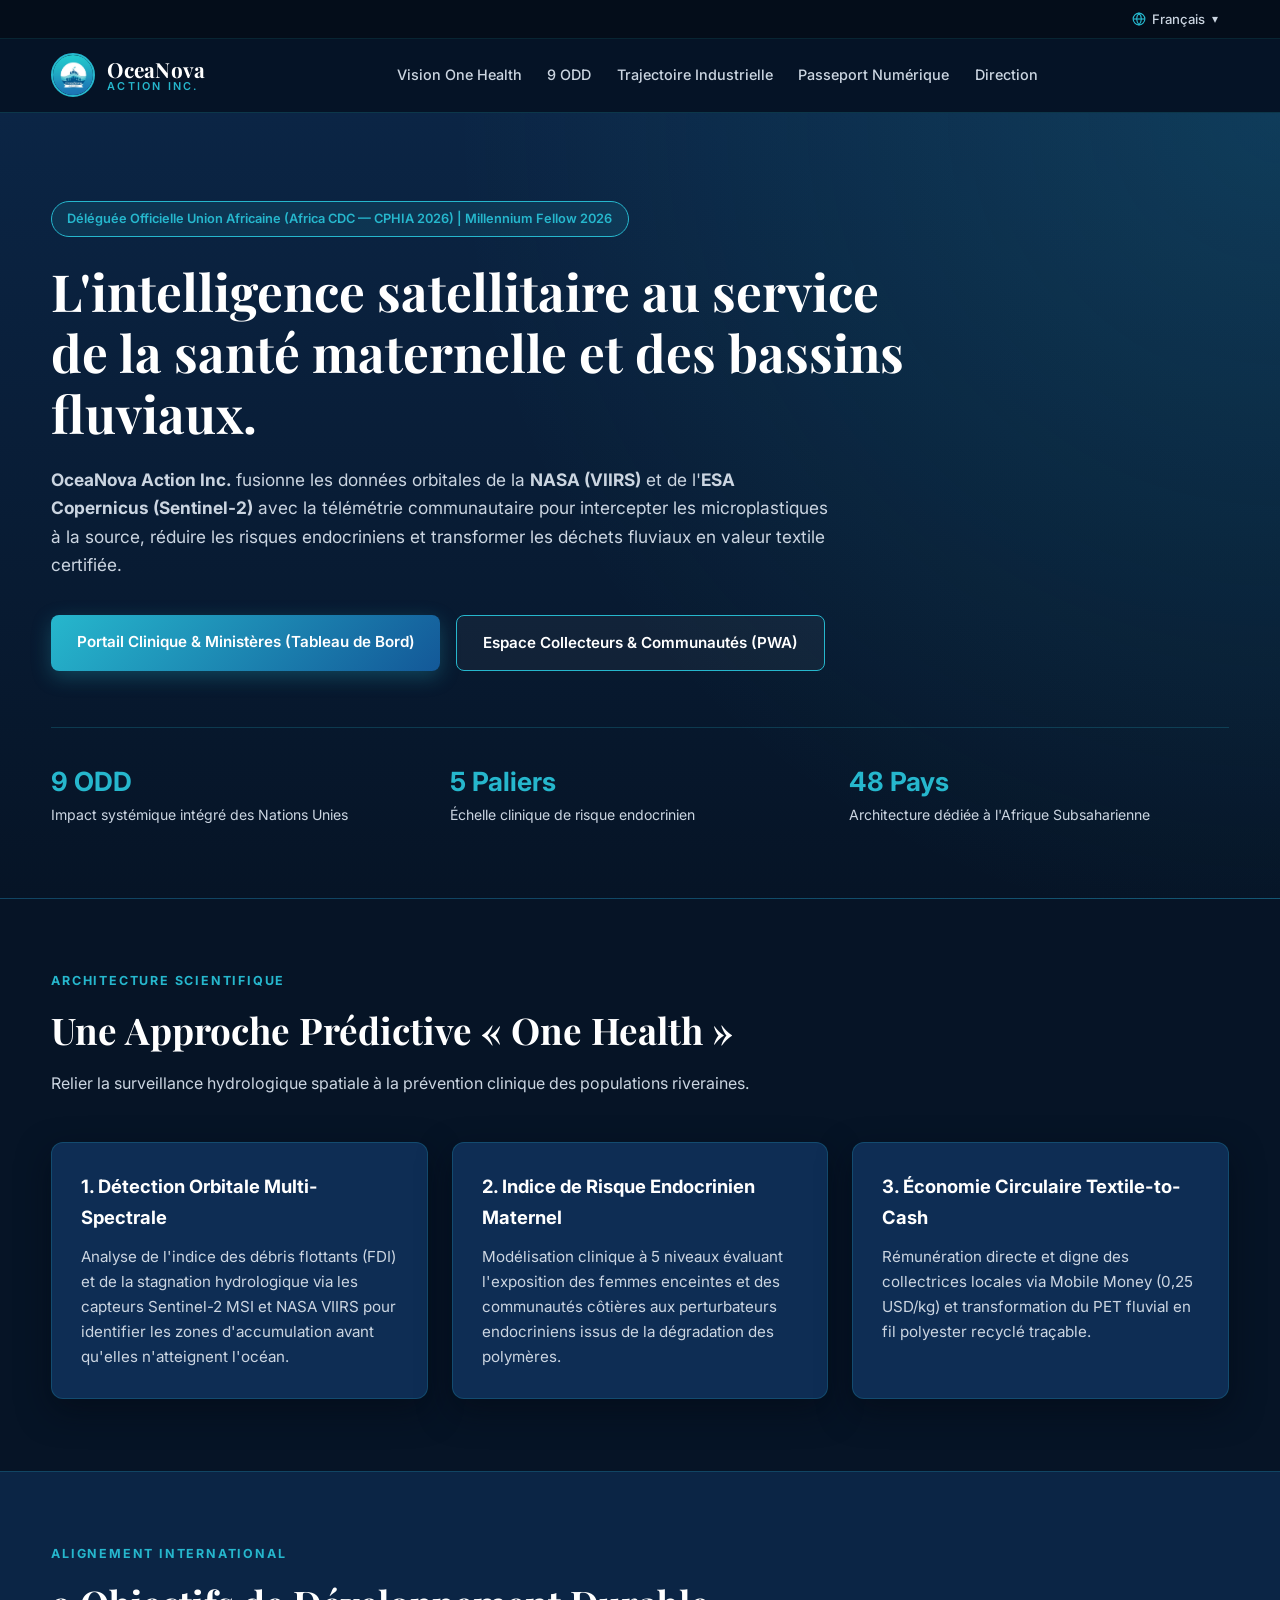
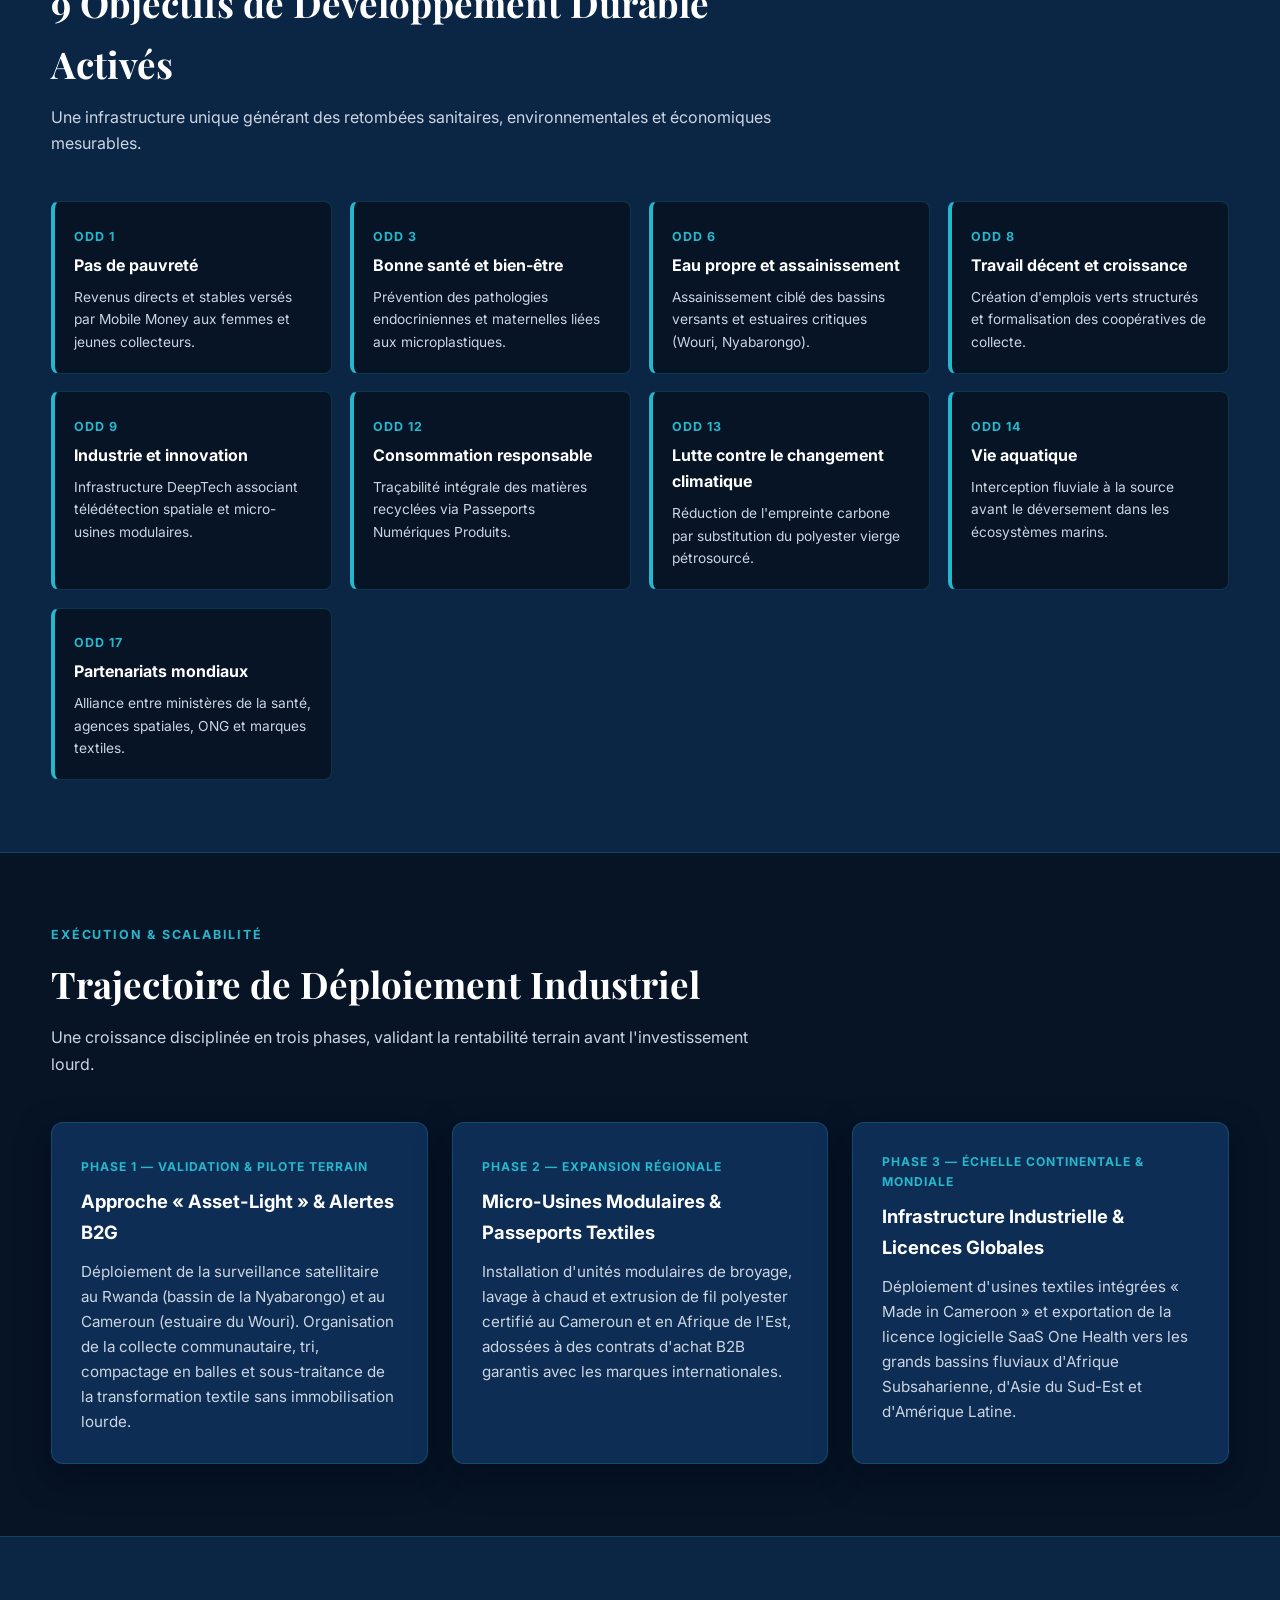
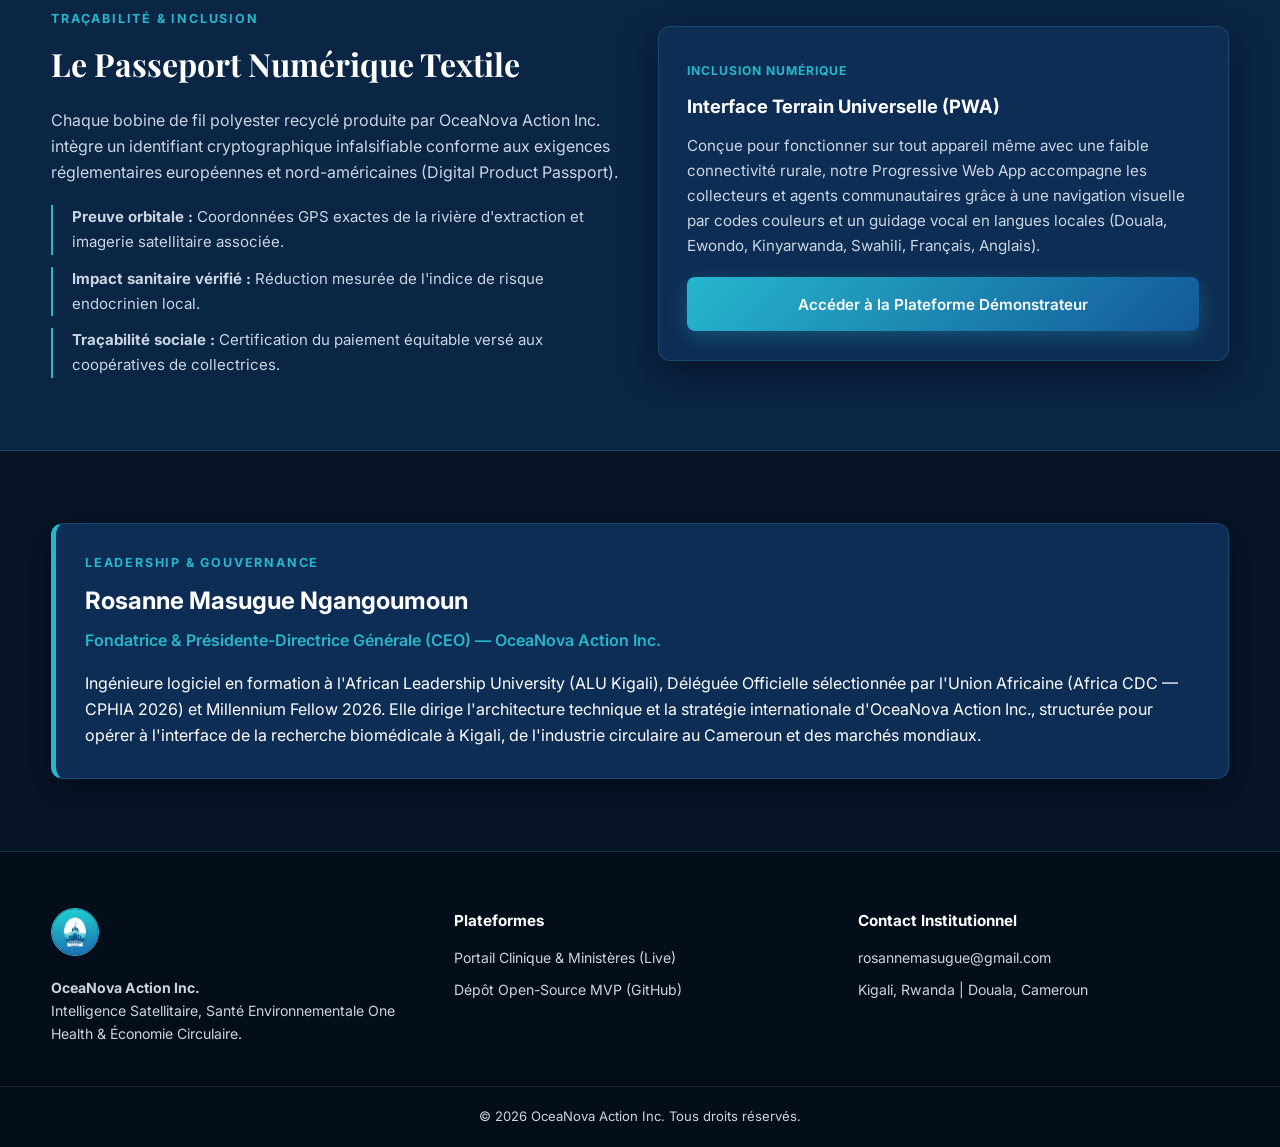
<file: index.html>
<!DOCTYPE html>
<html lang="fr">
<head>
  <meta charset="UTF-8" />
  <meta name="viewport" content="width=device-width, initial-scale=1.0" />
  <title>OceaNova Action Inc. | Intelligence Satellitaire & Santé Environnementale One Health</title>
  <meta name="description" content="OceaNova Action Inc. fusionne les données satellitaires NASA et ESA Copernicus avec la science citoyenne pour intercepter les microplastiques fluviaux à la source et protéger la santé maternelle." />
  <meta name="keywords" content="OceaNova Action, Rosanne Masugue Ngangoumoun, One Health, Microplastiques fluviaux, NASA VIIRS, ESA Sentinel-2, Passeport Numérique Textile, Cameroun, Rwanda" />
  <meta name="author" content="Rosanne Masugue Ngangoumoun" />
  <!-- Open Graph / Networks & Investors -->
  <meta property="og:title" content="OceaNova Action Inc. — Infrastructure DeepTech One Health" />
  <meta property="og:description" content="Prévention des risques endocriniens liés aux microplastiques fluviaux par imagerie satellitaire et économie circulaire Textile-to-Cash." />
  <meta property="og:image" content="https://rosannemasugueng-dhe.github.io/oceanova-action/logo.jpeg" />
  <meta property="og:type" content="website" />
  <!-- Institutional fonts -->
  <link rel="preconnect" href="https://fonts.googleapis.com" />
  <link rel="preconnect" href="https://fonts.gstatic.com" crossorigin />
  <link href="https://fonts.googleapis.com/css2?family=Inter:wght@300;400;500;600;700&family=Playfair+Display:wght@600;700&display=swap" rel="stylesheet" />
  <link rel="icon" type="image/jpeg" href="logo.jpeg" />
  <link rel="stylesheet" href="style.css" />
</head>
<body>
  <!-- Institutional Navigation Bar -->
  <div class="top-utility-bar">
    <div class="container utility-container">
      <div class="lang-dropdown" id="lang-dropdown">
        <button type="button" class="lang-trigger notranslate" id="lang-trigger" aria-expanded="false" aria-haspopup="listbox">
          <svg class="globe-icon" width="14" height="14" viewBox="0 0 24 24" fill="none" stroke="currentColor" stroke-width="2" aria-hidden="true">
            <circle cx="12" cy="12" r="10"></circle>
            <line x1="2" y1="12" x2="22" y2="12"></line>
            <path d="M12 2a15.3 15.3 0 0 1 4 10 15.3 15.3 0 0 1-4 10 15.3 15.3 0 0 1-4-10 15.3 15.3 0 0 1 4-10z"></path>
          </svg>
          <span id="current-lang-label">Français</span>
          <span class="chevron-icon" aria-hidden="true">▾</span>
        </button>

        <div class="lang-menu notranslate" id="lang-menu" role="listbox" hidden>
          <div class="lang-search-box">
            <input type="text" id="lang-search" placeholder="Rechercher une langue..." aria-label="Rechercher une langue" />
          </div>
          <ul class="lang-list" id="lang-list"></ul>
        </div>
      </div>
    </div>
  </div>
  <div id="google_translate_element" class="sr-only-translate"></div>
  
  <header class="navbar">
    <div class="container nav-container">
      <a href="#accueil" class="brand">
        <img src="logo.jpeg" alt="Logo officiel OceaNova Action Inc." class="brand-logo" />
        <div class="brand-text">
          <span class="brand-name">OceaNova</span>
          <span class="brand-sub">ACTION INC.</span>
        </div>
      </a>
      <nav class="nav-links" id="nav-links">
        <a href="#vision">Vision One Health</a>
        <a href="#odd">9 ODD</a>
        <a href="#trajectoire">Trajectoire Industrielle</a>
        <a href="#passeport">Passeport Numérique</a>
        <a href="#direction">Direction</a>
      </nav>
      <div class="nav-actions">
        <button class="menu-toggle" id="menu-toggle" aria-label="Ouvrir le menu">Menu</button>
      </div>
    </div>
  </header>

  <!-- Hero Section: The Digital Embassy -->
  <section id="accueil" class="hero">
    <div class="hero-glow"></div>
    <div class="container hero-content">
      <div class="badge-institutionnel">
        Déléguée Officielle Union Africaine (Africa CDC — CPHIA 2026) | Millennium Fellow 2026
      </div>
      <h1>L'intelligence satellitaire au service de la santé maternelle et des bassins fluviaux.</h1>
      <p class="hero-lead">
        <strong>OceaNova Action Inc.</strong> fusionne les données orbitales de la <strong>NASA (VIIRS)</strong> et de l'<strong>ESA Copernicus (Sentinel-2)</strong> avec la télémétrie communautaire pour intercepter les microplastiques à la source, réduire les risques endocriniens et transformer les déchets fluviaux en valeur textile certifiée.
      </p>
      <!-- The Two Strategic Gateways -->
      <div class="cta-group">
        <a href="https://oceanova-action-mvp.streamlit.app/" target="_blank" rel="noopener noreferrer" class="btn btn-primary">
          Portail Clinique &amp; Ministères (Tableau de Bord)
        </a>
        <a href="pwa.html" class="btn btn-secondary">
          Espace Collecteurs &amp; Communautés (PWA)
        </a>
      </div>
      <!-- Key Indicators -->
      <div class="hero-metrics">
        <div class="metric-item">
          <span class="metric-value">9 ODD</span>
          <span class="metric-label">Impact systémique intégré des Nations Unies</span>
        </div>
        <div class="metric-item">
          <span class="metric-value">5 Paliers</span>
          <span class="metric-label">Échelle clinique de risque endocrinien</span>
        </div>
        <div class="metric-item">
          <span class="metric-value">48 Pays</span>
          <span class="metric-label">Architecture dédiée à l'Afrique Subsaharienne</span>
        </div>
      </div>
    </div>
  </section>
  <!-- One Health Vision Section -->
  <section id="vision" class="section">
    <div class="container">
      <div class="section-header">
        <span class="section-kicker">Architecture Scientifique</span>
        <h2>Une Approche Prédictive « One Health »</h2>
        <p>Relier la surveillance hydrologique spatiale à la prévention clinique des populations riveraines.</p>
      </div>
      <div class="grid-3">
        <article class="card">
          <h3>1. Détection Orbitale Multi-Spectrale</h3>
          <p>Analyse de l'indice des débris flottants (FDI) et de la stagnation hydrologique via les capteurs Sentinel-2 MSI et NASA VIIRS pour identifier les zones d'accumulation avant qu'elles n'atteignent l'océan.</p>
        </article>
        <article class="card">
          <h3>2. Indice de Risque Endocrinien Maternel</h3>
          <p>Modélisation clinique à 5 niveaux évaluant l'exposition des femmes enceintes et des communautés côtières aux perturbateurs endocriniens issus de la dégradation des polymères.</p>
        </article>
        <article class="card">
          <h3>3. Économie Circulaire Textile-to-Cash</h3>
          <p>Rémunération directe et digne des collectrices locales via Mobile Money (0,25 USD/kg) et transformation du PET fluvial en fil polyester recyclé traçable.</p>
        </article>
      </div>
    </div>
  </section>
  <!-- Section 9 Sustainable Development Goals -->
  <section id="odd" class="section section-alt">
    <div class="container">
      <div class="section-header">
        <span class="section-kicker">Alignement International</span>
        <h2>9 Objectifs de Développement Durable Activés</h2>
        <p>Une infrastructure unique générant des retombées sanitaires, environnementales et économiques mesurables.</p>
      </div>
      <div class="sdg-grid">
        <div class="sdg-card"><span class="sdg-num">ODD 1</span><h4>Pas de pauvreté</h4><p>Revenus directs et stables versés par Mobile Money aux femmes et jeunes collecteurs.</p></div>
        <div class="sdg-card"><span class="sdg-num">ODD 3</span><h4>Bonne santé et bien-être</h4><p>Prévention des pathologies endocriniennes et maternelles liées aux microplastiques.</p></div>
        <div class="sdg-card"><span class="sdg-num">ODD 6</span><h4>Eau propre et assainissement</h4><p>Assainissement ciblé des bassins versants et estuaires critiques (Wouri, Nyabarongo).</p></div>
        <div class="sdg-card"><span class="sdg-num">ODD 8</span><h4>Travail décent et croissance</h4><p>Création d'emplois verts structurés et formalisation des coopératives de collecte.</p></div>
        <div class="sdg-card"><span class="sdg-num">ODD 9</span><h4>Industrie et innovation</h4><p>Infrastructure DeepTech associant télédétection spatiale et micro-usines modulaires.</p></div>
        <div class="sdg-card"><span class="sdg-num">ODD 12</span><h4>Consommation responsable</h4><p>Traçabilité intégrale des matières recyclées via Passeports Numériques Produits.</p></div>
        <div class="sdg-card"><span class="sdg-num">ODD 13</span><h4>Lutte contre le changement climatique</h4><p>Réduction de l'empreinte carbone par substitution du polyester vierge pétrosourcé.</p></div>
        <div class="sdg-card"><span class="sdg-num">ODD 14</span><h4>Vie aquatique</h4><p>Interception fluviale à la source avant le déversement dans les écosystèmes marins.</p></div>
        <div class="sdg-card"><span class="sdg-num">ODD 17</span><h4>Partenariats mondiaux</h4><p>Alliance entre ministères de la santé, agences spatiales, ONG et marques textiles.</p></div>
      </div>
    </div>
  </section>
  <!-- 3-Phase Industrial Deployment Trajectory Section -->
  <section id="trajectoire" class="section">
    <div class="container">
      <div class="section-header">
        <span class="section-kicker">Exécution &amp; Scalabilité</span>
        <h2>Trajectoire de Déploiement Industriel</h2>
        <p>Une croissance disciplinée en trois phases, validant la rentabilité terrain avant l'investissement lourd.</p>
      </div>
      <div class="roadmap-grid">
        <div class="roadmap-step">
          <div class="step-tag">Phase 1 — Validation &amp; Pilote Terrain</div>
          <h3>Approche « Asset-Light » &amp; Alertes B2G</h3>
          <p>Déploiement de la surveillance satellitaire au Rwanda (bassin de la Nyabarongo) et au Cameroun (estuaire du Wouri). Organisation de la collecte communautaire, tri, compactage en balles et sous-traitance de la transformation textile sans immobilisation lourde.</p>
        </div>
        <div class="roadmap-step">
          <div class="step-tag">Phase 2 — Expansion Régionale</div>
          <h3>Micro-Usines Modulaires &amp; Passeports Textiles</h3>
          <p>Installation d'unités modulaires de broyage, lavage à chaud et extrusion de fil polyester certifié au Cameroun et en Afrique de l'Est, adossées à des contrats d'achat B2B garantis avec les marques internationales.</p>
        </div>
        <div class="roadmap-step">
          <div class="step-tag">Phase 3 — Échelle Continentale &amp; Mondiale</div>
          <h3>Infrastructure Industrielle &amp; Licences Globales</h3>
          <p>Déploiement d'usines textiles intégrées « Made in Cameroon » et exportation de la licence logicielle SaaS One Health vers les grands bassins fluviaux d'Afrique Subsaharienne, d'Asie du Sud-Est et d'Amérique Latine.</p>
        </div>
      </div>
    </div>
  </section>
    <section id="passeport" class="section section-alt">
    <div class="container">
      <div class="split-layout">
        <div class="split-text">
          <span class="section-kicker">Traçabilité &amp; Inclusion</span>
          <h2>Le Passeport Numérique Textile</h2>
          <p>Chaque bobine de fil polyester recyclé produite par OceaNova Action Inc. intègre un identifiant cryptographique infalsifiable conforme aux exigences réglementaires européennes et nord-américaines (Digital Product Passport).</p>
          <ul class="clean-list">
            <li><strong>Preuve orbitale :</strong> Coordonnées GPS exactes de la rivière d'extraction et imagerie satellitaire associée.</li>
            <li><strong>Impact sanitaire vérifié :</strong> Réduction mesurée de l'indice de risque endocrinien local.</li>
            <li><strong>Traçabilité sociale :</strong> Certification du paiement équitable versé aux coopératives de collectrices.</li>
          </ul>
        </div>
        <div id="pwa-terrain" class="pwa-box">
          <span class="step-tag">Inclusion Numérique</span>
          <h3>Interface Terrain Universelle (PWA)</h3>
          <p>Conçue pour fonctionner sur tout appareil même avec une faible connectivité rurale, notre Progressive Web App accompagne les collecteurs et agents communautaires grâce à une navigation visuelle par codes couleurs et un guidage vocal en langues locales (Douala, Ewondo, Kinyarwanda, Swahili, Français, Anglais).</p>
          <a href="https://oceanova-action-mvp.streamlit.app/" target="_blank" rel="noopener noreferrer" class="btn btn-primary full-width">
            Accéder à la Plateforme Démonstrateur
          </a>
        </div>
      </div>
    </div>
  </section>
  <section id="direction" class="section">
    <div class="container">
      <div class="ceo-card">
        <div class="ceo-info">
          <span class="section-kicker">Leadership &amp; Gouvernance</span>
          <h2>Rosanne Masugue Ngangoumoun</h2>
          <p class="ceo-role">Fondatrice &amp; Présidente-Directrice Générale (CEO) — OceaNova Action Inc.</p>
          <p>Ingénieure logiciel en formation à l'African Leadership University (ALU Kigali), Déléguée Officielle sélectionnée par l'Union Africaine (Africa CDC — CPHIA 2026) et Millennium Fellow 2026. Elle dirige l'architecture technique et la stratégie internationale d'OceaNova Action Inc., structurée pour opérer à l'interface de la recherche biomédicale à Kigali, de l'industrie circulaire au Cameroun et des marchés mondiaux.</p>
        </div>
      </div>
    </div>
  </section>
  <footer class="footer">
    <div class="container footer-grid">
      <div class="footer-brand">
        <img src="logo.jpeg" alt="OceaNova Action Inc." class="footer-logo" />
        <p><strong>OceaNova Action Inc.</strong><br />Intelligence Satellitaire, Santé Environnementale One Health &amp; Économie Circulaire.</p>
      </div>
      <div class="footer-links">
        <h4>Plateformes</h4>
        <a href="portail.html">Portail Clinique &amp; Ministères (Live)</a>
        <a href="https://github.com/rosannemasugueng-dhe/oceanova-action.git" pwa.html>Dépôt Open-Source MVP (GitHub)</a>
      </div>
      <div class="footer-links">
        <h4>Contact Institutionnel</h4>
        <a href="mailto:rosannemasugue@gmail.com">rosannemasugue@gmail.com</a>
        <span>Kigali, Rwanda | Douala, Cameroun</span>
      </div>
    </div>
    <div class="footer-bottom">
      <div class="container">
        <p>&copy; 2026 OceaNova Action Inc. Tous droits réservés.</p>
      </div>
    </div>
  </footer>
  <script src="app.js"></script>
  <script src="https://translate.google.com/translate_a/element.js?cb=googleTranslateElementInit"></script>
</body>
</html>
</file>
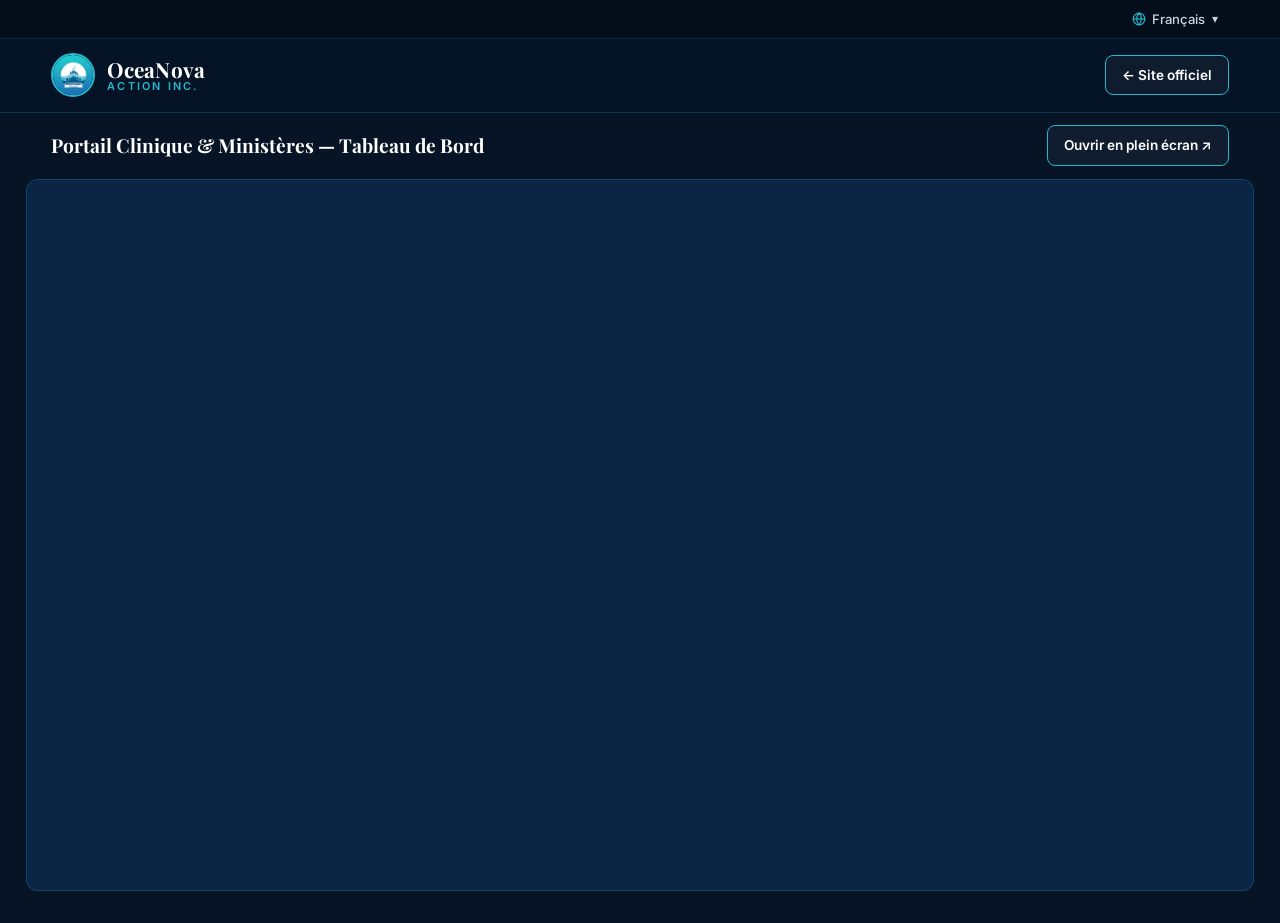
<file: portail.html>
<!DOCTYPE html>
<html lang="fr">
<head>
  <meta charset="UTF-8" />
  <meta name="viewport" content="width=device-width, initial-scale=1.0" />
  <title>Portail Clinique &amp; Ministères | OceaNova Action Inc.</title>
  <link rel="preconnect" href="https://fonts.googleapis.com" />
  <link rel="preconnect" href="https://fonts.gstatic.com" crossorigin />
  <link href="https://fonts.googleapis.com/css2?family=Inter:wght@300;400;500;600;700&family=Playfair+Display:wght@600;700&display=swap" rel="stylesheet" />
  <link rel="icon" type="image/jpeg" href="logo.jpeg" />
  <link rel="stylesheet" href="style.css" />
  <style>
    .portal-bar { display:flex; align-items:center; justify-content:space-between; gap:1rem; padding:0.8rem 0; flex-wrap:wrap; }
    .portal-bar h1 { font-family:'Playfair Display', serif; font-size:1.2rem; }
    .portal-actions { display:flex; gap:0.8rem; flex-wrap:wrap; }
    .portal-actions .btn { padding:0.5rem 1rem; font-size:0.85rem; }
    .portal-frame-wrap { width:96%; max-width:1400px; margin:0 auto 2rem; border:1px solid var(--border-subtle); border-radius:12px; overflow:hidden; background:var(--bg-surface); }
    #portal-frame { display:block; width:100%; height:calc(100vh - 190px); min-height:640px; border:0; }
  </style>
</head>
<body>
  <div class="top-utility-bar">
    <div class="container utility-container">
      <div class="lang-dropdown" id="lang-dropdown">
        <button type="button" class="lang-trigger notranslate" id="lang-trigger" aria-expanded="false" aria-haspopup="listbox">
          <svg class="globe-icon" width="14" height="14" viewBox="0 0 24 24" fill="none" stroke="currentColor" stroke-width="2" aria-hidden="true">
            <circle cx="12" cy="12" r="10"></circle>
            <line x1="2" y1="12" x2="22" y2="12"></line>
            <path d="M12 2a15.3 15.3 0 0 1 4 10 15.3 15.3 0 0 1-4 10 15.3 15.3 0 0 1-4-10 15.3 15.3 0 0 1 4-10z"></path>
          </svg>
          <span id="current-lang-label">Français</span>
          <span class="chevron-icon" aria-hidden="true">▾</span>
        </button>
        <div class="lang-menu notranslate" id="lang-menu" role="listbox" hidden>
          <div class="lang-search-box">
            <input type="text" id="lang-search" placeholder="Rechercher une langue..." aria-label="Rechercher une langue" />
          </div>
          <ul class="lang-list" id="lang-list"></ul>
        </div>
      </div>
    </div>
  </div>
  <div id="google_translate_element" class="sr-only-translate"></div>

  <header class="navbar">
    <div class="container nav-container">
      <a href="index.html" class="brand">
        <img src="logo.jpeg" alt="Logo officiel OceaNova Action Inc." class="brand-logo" />
        <div class="brand-text">
          <span class="brand-name">OceaNova</span>
          <span class="brand-sub">ACTION INC.</span>
        </div>
      </a>
      <div class="nav-actions">
        <a href="index.html" class="btn btn-secondary" style="padding:0.5rem 1rem;font-size:0.85rem;">← Site officiel</a>
      </div>
    </div>
  </header>

  <main>
    <div class="container portal-bar">
      <h1>Portail Clinique &amp; Ministères — Tableau de Bord</h1>
      <div class="portal-actions">
        <a id="open-direct" class="btn btn-secondary" href="https://oceanova-action-mvp.streamlit.app/" target="_blank" rel="noopener noreferrer">Ouvrir en plein écran ↗</a>
      </div>
    </div>
    <div class="portal-frame-wrap">
      <iframe id="portal-frame" title="Tableau de bord OceaNova Action" loading="lazy" allow="geolocation"></iframe>
    </div>
  </main>

  <script src="app.js"></script>
  <script src="https://translate.google.com/translate_a/element.js?cb=googleTranslateElementInit"></script>
  <script>
    const STREAMLIT_URL = 'https://oceanova-action-mvp.streamlit.app/';
    function currentLangCode() {
      const m = document.cookie.match(/googtrans=\/fr\/([^;]+)/);
      return m ? m[1] : 'fr';
    }
    document.addEventListener('DOMContentLoaded', () => {
      const code = encodeURIComponent(currentLangCode());
      document.getElementById('portal-frame').src = STREAMLIT_URL + '?embed=true&lang=' + code;
      document.getElementById('open-direct').href = STREAMLIT_URL + '?lang=' + code;
    });
  </script>
</body>
</html>
</file>
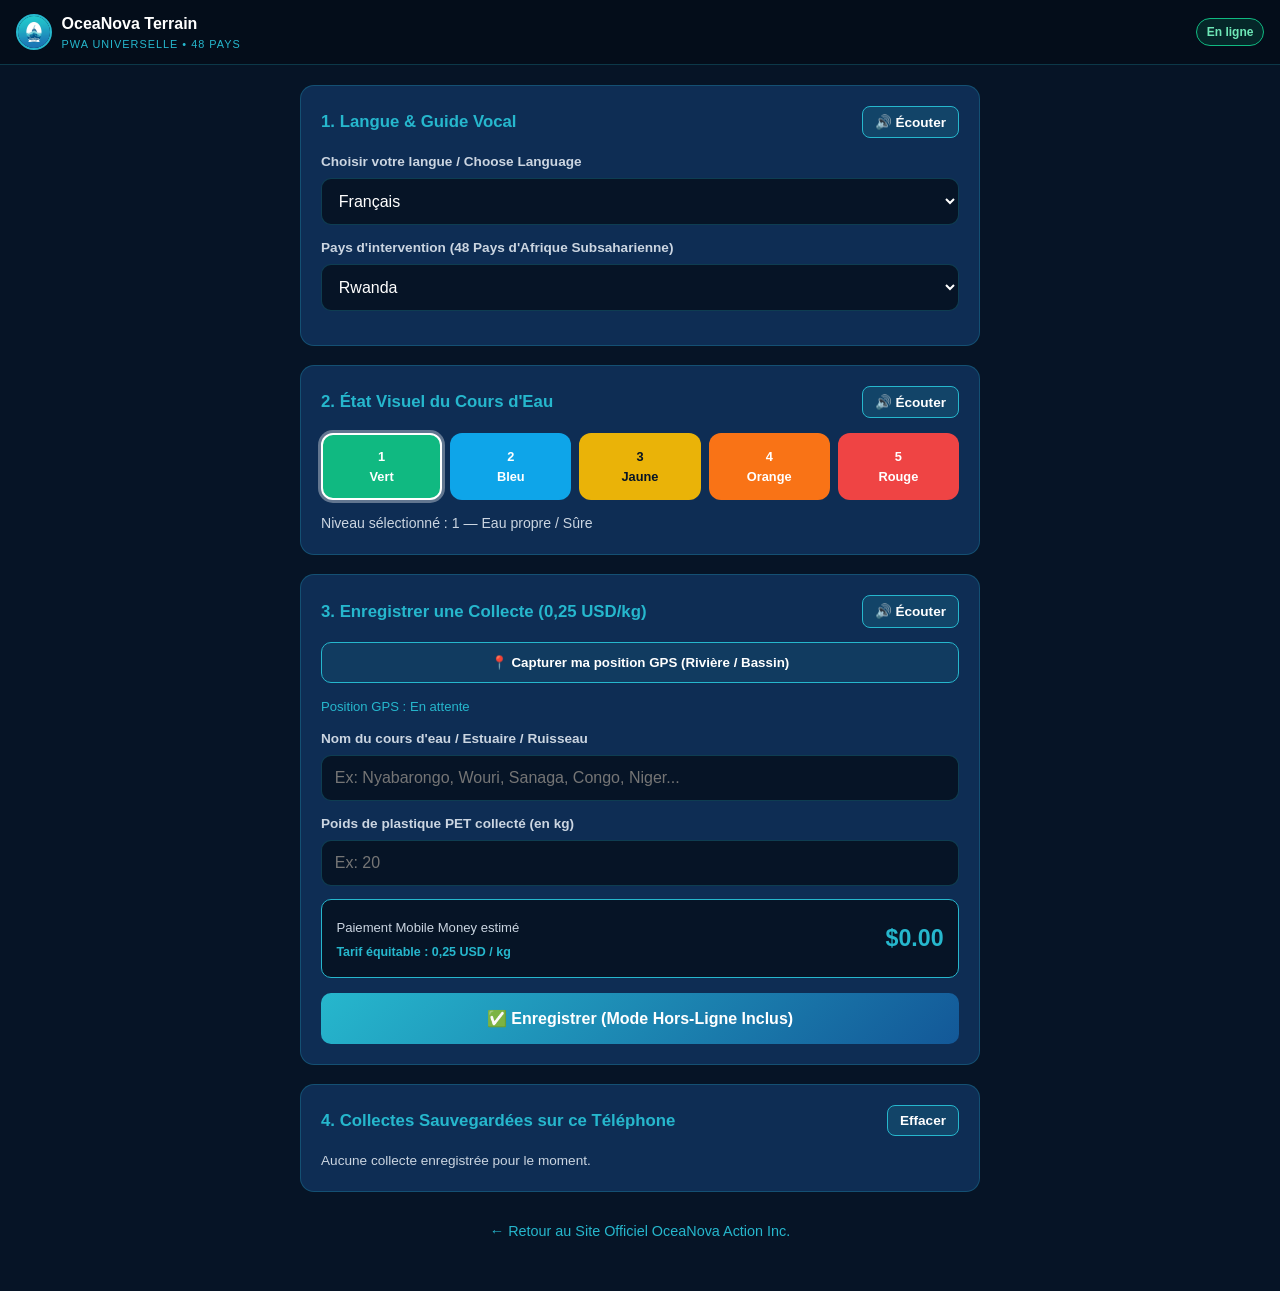
<file: pwa.html>
<!DOCTYPE html>
<html lang="fr">
<head>
  <meta charset="UTF-8" />
  <meta name="viewport" content="width=device-width, initial-scale=1.0" />
  <title>OceaNova Terrain | Application Universelle & Vocale (Afrique Subsaharienne)</title>
  <link rel="manifest" href="manifest.json" />
  <meta name="theme-color" content="#061426" />
  <link rel="icon" type="image/jpeg" href="logo.jpeg" />
  <style>
    :root {
      --bg-abyss: #061426;
      --bg-surface: #0b2545;
      --bg-card: #0e2d54;
      --accent-cyan: #26b7cd;
      --text-pure: #ffffff;
      --text-muted: #cbd5e1;
      --border-subtle: rgba(38, 183, 205, 0.25);
      --lvl-1: #10b981;
      --lvl-2: #0ea5e9;
      --lvl-3: #eab308;
      --lvl-4: #f97316;
      --lvl-5: #ef4444;
    }
    * { box-sizing: border-box; margin: 0; padding: 0; }
    body {
      font-family: -apple-system, BlinkMacSystemFont, 'Segoe UI', Roboto, sans-serif;
      background: var(--bg-abyss);
      color: var(--text-pure);
      line-height: 1.5;
      padding-bottom: 3rem;
    }
    .topbar {
      background: #040d1a;
      border-bottom: 1px solid var(--border-subtle);
      padding: 0.75rem 1rem;
      display: flex;
      align-items: center;
      justify-content: space-between;
      gap: 0.6rem;
      position: sticky;
      top: 0;
      z-index: 100;
    }
    .brand {
      display: flex;
      align-items: center;
      gap: 0.6rem;
      text-decoration: none;
      color: var(--text-pure);
    }
    .brand img {
      width: 36px;
      height: 36px;
      border-radius: 50%;
      border: 2px solid var(--accent-cyan);
    }
    .brand-title { font-weight: 700; font-size: 1rem; }
    .brand-sub { display: block; font-size: 0.68rem; color: var(--accent-cyan); letter-spacing: 1px; }
    .status-pill {
      font-size: 0.75rem;
      padding: 0.25rem 0.6rem;
      border-radius: 999px;
      background: rgba(16, 185, 129, 0.15);
      border: 1px solid #10b981;
      color: #6ee7b7;
      font-weight: 600;
    }
    .status-pill.offline {
      background: rgba(234, 179, 8, 0.15);
      border-color: #eab308;
      color: #fde047;
    }
    .container {
      width: 94%;
      max-width: 680px;
      margin: 1.2rem auto 0;
      display: flex;
      flex-direction: column;
      gap: 1.2rem;
    }
    .card {
      background: var(--bg-card);
      border: 1px solid var(--border-subtle);
      border-radius: 14px;
      padding: 1.25rem;
    }
    .card-header {
      display: flex;
      align-items: center;
      justify-content: space-between;
      gap: 0.5rem;
      margin-bottom: 0.9rem;
    }
    .card h2 {
      font-size: 1.05rem;
      color: var(--accent-cyan);
    }
    .audio-btn {
      background: rgba(38, 183, 205, 0.16);
      border: 1px solid var(--accent-cyan);
      color: var(--text-pure);
      border-radius: 8px;
      padding: 0.45rem 0.75rem;
      font-size: 0.85rem;
      font-weight: 600;
      cursor: pointer;
      display: inline-flex;
      align-items: center;
      gap: 0.35rem;
    }
    .audio-btn:active { transform: scale(0.97); }
    label {
      display: block;
      font-size: 0.85rem;
      color: var(--text-muted);
      margin-bottom: 0.35rem;
      font-weight: 600;
    }
    select, input {
      width: 100%;
      padding: 0.8rem;
      border-radius: 10px;
      border: 1px solid var(--border-subtle);
      background: var(--bg-abyss);
      color: var(--text-pure);
      font-size: 1rem;
      margin-bottom: 0.85rem;
    }
    .color-grid {
      display: grid;
      grid-template-columns: repeat(5, 1fr);
      gap: 0.5rem;
      margin-bottom: 0.8rem;
    }
    .color-btn {
      border: 2px solid transparent;
      border-radius: 12px;
      padding: 0.9rem 0.25rem;
      color: #fff;
      font-weight: 700;
      font-size: 0.8rem;
      text-align: center;
      cursor: pointer;
      display: flex;
      flex-direction: column;
      align-items: center;
      gap: 0.3rem;
    }
    .color-btn.selected {
      border-color: #ffffff;
      box-shadow: 0 0 0 3px rgba(255, 255, 255, 0.35);
    }
    .c1 { background: var(--lvl-1); }
    .c2 { background: var(--lvl-2); }
    .c3 { background: var(--lvl-3); color: #061426; }
    .c4 { background: var(--lvl-4); }
    .c5 { background: var(--lvl-5); }
    .payout-box {
      background: var(--bg-abyss);
      border: 1px solid var(--accent-cyan);
      border-radius: 10px;
      padding: 0.9rem;
      display: flex;
      justify-content: space-between;
      align-items: center;
      margin-bottom: 0.9rem;
    }
    .payout-amount {
      font-size: 1.45rem;
      font-weight: 800;
      color: var(--accent-cyan);
    }
    .btn-main {
      width: 100%;
      padding: 1rem;
      border: none;
      border-radius: 10px;
      background: linear-gradient(135deg, #26b7cd, #135898);
      color: #fff;
      font-size: 1rem;
      font-weight: 700;
      cursor: pointer;
    }
    .btn-gps {
      width: 100%;
      padding: 0.75rem;
      border-radius: 10px;
      border: 1px solid var(--accent-cyan);
      background: rgba(38, 183, 205, 0.1);
      color: var(--text-pure);
      font-weight: 600;
      cursor: pointer;
      margin-bottom: 0.85rem;
    }
    .log-item {
      background: var(--bg-abyss);
      border-left: 4px solid var(--accent-cyan);
      padding: 0.75rem;
      border-radius: 8px;
      margin-top: 0.6rem;
      font-size: 0.85rem;
    }
    .back-link {
      text-align: center;
      margin-top: 0.5rem;
    }
    .back-link a {
      color: var(--accent-cyan);
      text-decoration: none;
      font-size: 0.9rem;
    }
    body { 
      top: 0 !important; 
    }
    iframe.skiptranslate, .goog-te-banner-frame { 
      display: none !important; 
    }
  </style>
</head>
<body>
  <div id="google_translate_element" style="position:absolute;left:-9999px;top:0;width:1px;height:1px;overflow:hidden;"></div>
  <header class="topbar">
    <a href="index.html" class="brand">
      <img src="logo.jpeg" alt="OceaNova Action" />
      <div>
        <span class="brand-title">OceaNova Terrain</span>
        <span class="brand-sub">PWA UNIVERSELLE • 48 PAYS</span>
      </div>
    </a>
    <span id="net-status" class="status-pill">En ligne</span>
  </header>

  <main class="container">
    <!-- 1. Langue & Guide Vocal -->
    <section class="card">
      <div class="card-header">
        <h2 id="t-lang-title">1. Langue &amp; Guide Vocal</h2>
        <button type="button" class="audio-btn" onclick="speakGuide('welcome')">🔊 Écouter</button>
      </div>
      <label for="voice-lang">Choisir votre langue / Choose Language</label>
      <select id="voice-lang" onchange="updateLanguageUI()">
        <option value="fr-FR">Français</option>
        <option value="en-US">English</option>
        <option value="rw-RW">Ikinyarwanda (Rwanda)</option>
        <option value="sw-KE">Kiswahili (Afrique de l'Est)</option>
        <option value="ln-CD">Lingála (Afrique Centrale)</option>
        <option value="ha-NG">Hausa (Afrique de l'Ouest)</option>
        <option value="yo-NG">Yorùbá</option>
        <option value="ig-NG">Igbo</option>
        <option value="am-ET">አማርኛ (Amharique)</option>
        <option value="zu-ZA">isiZulu</option>
        <option value="wo-SN">Wolof</option>
        <option value="bm-ML">Bamanankan (Bambara)</option>
        <option value="dua-CM">Duala (Cameroun)</option>
        <option value="ewo-CM">Ewondo (Cameroun)</option>
        <option value="pt-PT">Português (PALOP)</option>
        <option value="ar-SA">العربية (Arabe)</option>
      </select>

      <label for="country-select">Pays d'intervention (48 Pays d'Afrique Subsaharienne)</label>
      <select id="country-select"></select>
    </section>

    <!-- 2. Signalement Visuel par 5 Codes Couleurs -->
    <section class="card">
      <div class="card-header">
        <h2 id="t-alert-title">2. État Visuel du Cours d'Eau</h2>
        <button type="button" class="audio-btn" onclick="speakGuide('colors')">🔊 Écouter</button>
      </div>
      <div class="color-grid" role="radiogroup" aria-label="Niveau de pollution visuelle">
        <button type="button" class="color-btn c1 selected" onclick="selectLevel(1, 'Eau propre / Sûre', this)">
          <span>1</span><span>Vert</span>
        </button>
        <button type="button" class="color-btn c2" onclick="selectLevel(2, 'Surveillance faible', this)">
          <span>2</span><span>Bleu</span>
        </button>
        <button type="button" class="color-btn c3" onclick="selectLevel(3, 'Vigilance plastique', this)">
          <span>3</span><span>Jaune</span>
        </button>
        <button type="button" class="color-btn c4" onclick="selectLevel(4, 'Alerte élevée', this)">
          <span>4</span><span>Orange</span>
        </button>
        <button type="button" class="color-btn c5" onclick="selectLevel(5, 'Danger critique', this)">
          <span>5</span><span>Rouge</span>
        </button>
      </div>
      <p id="selected-level-text" style="font-size:0.88rem; color:#cbd5e1;">Niveau sélectionné : 1 — Eau propre / Sûre</p>
    </section>

    <!-- 3. Collecte Textile-to-Cash & Mobile Money -->
    <section class="card">
      <div class="card-header">
        <h2 id="t-collect-title">3. Enregistrer une Collecte (0,25 USD/kg)</h2>
        <button type="button" class="audio-btn" onclick="speakGuide('collect')">🔊 Écouter</button>
      </div>

      <button type="button" class="btn-gps" onclick="captureGPS()">📍 Capturer ma position GPS (Rivière / Bassin)</button>
      <p id="gps-display" style="font-size:0.82rem; color:#26b7cd; margin-bottom:0.8rem;">Position GPS : En attente</p>

      <label for="river-name">Nom du cours d'eau / Estuaire / Ruisseau</label>
      <input type="text" id="river-name" placeholder="Ex: Nyabarongo, Wouri, Sanaga, Congo, Niger..." />

      <label for="weight-kg">Poids de plastique PET collecté (en kg)</label>
      <input type="number" id="weight-kg" min="0" step="0.5" placeholder="Ex: 20" oninput="calculatePayout()" />

      <div class="payout-box">
        <div>
                    <span style="font-size:0.82rem; color:#cbd5e1;">Paiement Mobile Money estimé</span><br />
          <strong style="font-size:0.78rem; color:#26b7cd;">Tarif équitable : 0,25 USD / kg</strong>
        </div>
        <div class="payout-amount" id="payout-usd">$0.00</div>
      </div>

      <button type="button" class="btn-main" onclick="saveFieldRecord()">✅ Enregistrer (Mode Hors-Ligne Inclus)</button>
    </section>

    <section class="card">
      <div class="card-header">
        <h2>4. Collectes Sauvegardées sur ce Téléphone</h2>
        <button type="button" class="audio-btn" onclick="clearLogs()">Effacer</button>
      </div>
      <div id="logs-container">
        <p style="font-size:0.85rem; color:#cbd5e1;">Aucune collecte enregistrée pour le moment.</p>
      </div>
    </section>

    <div class="back-link">
      <a href="index.html">← Retour au Site Officiel OceaNova Action Inc.</a>
    </div>
  </main>

  <script>
    const SSA_COUNTRIES = [
      "Afrique du Sud", "Angola", "Bénin", "Botswana", "Burkina Faso", "Burundi",
      "Cabo Verde", "Cameroun", "Comores", "Congo (Brazzaville)", "Côte d'Ivoire",
      "Djibouti", "Érythrée", "Eswatini", "Éthiopie", "Gabon", "Gambie", "Ghana",
      "Guinée", "Guinée-Bissau", "Guinée équatoriale", "Kenya", "Lesotho", "Liberia",
      "Madagascar", "Malawi", "Mali", "Maurice", "Mauritanie", "Mozambique", "Namibie",
      "Niger", "Nigeria", "Ouganda", "République centrafricaine",
      "République démocratique du Congo", "Rwanda", "Sao Tomé-et-Principe", "Sénégal",
      "Seychelles", "Sierra Leone", "Somalie", "Soudan", "Soudan du Sud", "Tanzanie",
      "Tchad", "Togo", "Zambie", "Zimbabwe"
    ];

    const VOICE_SCRIPTS = {
      fr: {
        welcome: "Bienvenue sur OceaNova Terrain. Choisissez votre langue et votre pays, puis touchez une couleur pour signaler l'état de la rivière.",
        colors: "Touchez Vert si l'eau est propre, Jaune s'il y a du plastique, ou Rouge si la pollution est très dangereuse.",
        collect: "Appuyez sur le bouton GPS, entrez le poids de plastique en kilogrammes, puis validez pour calculer votre paiement Mobile Money."
      },
      en: {
        welcome: "Welcome to OceaNova Field App. Select your language and country, then tap a color to report river conditions.",
        colors: "Tap Green if water is clean, Yellow for plastic waste, or Red for critical pollution danger.",
        collect: "Tap the GPS button, enter plastic weight in kilograms, and save to calculate your Mobile Money payout."
      },
      rw: {
        welcome: "Murakaza neza kuri OceaNova. Hitamo ururimi n'igihugu, hanyuma ukande ibara rigaragaza uko umugezi umeze.",
        colors: "Kanda Icyatsi niba amazi asukuye, Umuhondo niba harimo pulasitike, cyangwa Umutuku niba hari akaga gakomeye.",
        collect: "Kanda ahanditse GPS, wandike ibiro bya pulasitike wakusanyije, hanyuma wemeze kugira ngo ubone amafaranga yawe ya Mobile Money."
      },
      sw: {
        welcome: "Karibu OceaNova. Chagua lugha yako na nchi yako, kisha gusa rangi kuonyesha hali ya mto.",
        colors: "Gusa Kijani kama maji ni safi, Njano kama kuna plastiki, au Nyekundu kama kuna hatari kubwa.",
        collect: "Bonyeza kitufe cha GPS, weka uzito wa plastiki kwa kilo, kisha hifadhi ili kuona malipo yako ya Mobile Money."
      }
    };

    let selectedLevel = 1;
    let selectedLevelLabel = "Eau propre / Sûre";
    let currentCoords = null;

    document.addEventListener("DOMContentLoaded", () => {
      const countrySelect = document.getElementById("country-select");
      SSA_COUNTRIES.forEach((c) => {
        const opt = document.createElement("option");
        opt.value = c;
        opt.textContent = c;
        if (c === "Rwanda") opt.selected = true;
        countrySelect.appendChild(opt);
      });

      updateNetworkStatus();
      window.addEventListener("online", updateNetworkStatus);
      window.addEventListener("offline", updateNetworkStatus);
      renderLogs();

      if ("serviceWorker" in navigator) {
        navigator.serviceWorker.register("./sw.js").catch(() => {});
      }
    });

    function updateNetworkStatus() {
      const pill = document.getElementById("net-status");
      if (navigator.onLine) {
        pill.textContent = "En ligne";
        pill.classList.remove("offline");
      } else {
        pill.textContent = "Hors-ligne (Sauvegarde locale active)";
        pill.classList.add("offline");
      }
    }

    function speakGuide(section) {
      if (!("speechSynthesis" in window)) {
        alert("La synthèse vocale n'est pas supportée sur ce navigateur.");
        return;
      }
      window.speechSynthesis.cancel();
      const langFull = document.getElementById("voice-lang").value;
      const shortLang = langFull.split("-")[0];
      const pack = VOICE_SCRIPTS[shortLang] || VOICE_SCRIPTS.fr;
      const utterance = new SpeechSynthesisUtterance(pack[section]);
      utterance.lang = langFull;
      utterance.rate = 0.95;
      window.speechSynthesis.speak(utterance);
    }

    function selectLevel(level, label, btn) {
      selectedLevel = level;
      selectedLevelLabel = label;
      document.querySelectorAll(".color-btn").forEach((b) => b.classList.remove("selected"));
      btn.classList.add("selected");
      document.getElementById("selected-level-text").textContent = `Niveau sélectionné : ${level} — ${label}`;
    }

    function captureGPS() {
      const display = document.getElementById("gps-display");
      if (!navigator.geolocation) {
        display.textContent = "GPS non disponible sur cet appareil.";
        return;
      }
      display.textContent = "Recherche des satellites GPS...";
      navigator.geolocation.getCurrentPosition(
        (pos) => {
          currentCoords = `${pos.coords.latitude.toFixed(5)}, ${pos.coords.longitude.toFixed(5)}`;
          display.textContent = `Position GPS verrouillée : ${currentCoords}`;
        },
        () => {
          display.textContent = "Autorisation GPS refusée ou signal faible (saisie manuelle possible).";
        }
      );
    }

    function calculatePayout() {
      const kg = parseFloat(document.getElementById("weight-kg").value) || 0;
      const usd = (kg * 0.25).toFixed(2);
      document.getElementById("payout-usd").textContent = `$${usd}`;
    }

    function saveFieldRecord() {
      const country = document.getElementById("country-select").value;
      const river = document.getElementById("river-name").value.trim() || "Cours d'eau non précisé";
      const kg = parseFloat(document.getElementById("weight-kg").value) || 0;
      const usd = (kg * 0.25).toFixed(2);

      const record = {
        id: Date.now(),
        date: new Date().toLocaleString(),
        country,
        river,
        level: selectedLevel,
        levelLabel: selectedLevelLabel,
        kg,
        usd,
        gps: currentCoords || "Non capturé"
      };

      const existing = JSON.parse(localStorage.getItem("oceanova_field_logs") || "[]");
      existing.unshift(record);
      localStorage.setItem("oceanova_field_logs", JSON.stringify(existing));
      renderLogs();
    }

    function renderLogs() {
      const container = document.getElementById("logs-container");
      const logs = JSON.parse(localStorage.getItem("oceanova_field_logs") || "[]");
      if (!logs.length) {
        container.innerHTML = `<p style="font-size:0.85rem; color:#cbd5e1;">Aucune collecte enregistrée pour le moment.</p>`;
        return;
      }
      container.innerHTML = logs.map((item) => `
        <div class="log-item">
          <strong>${item.country} — ${item.river}</strong><br />
          Alerte : Niveau ${item.level} (${item.levelLabel}) | Poids : <strong>${item.kg} kg</strong> (<strong>$${item.usd}</strong>)<br />
          <span style="color:#94a3b8; font-size:0.78rem;">GPS : ${item.gps} • ${item.date}</span>
        </div>
      `).join("");
    }

    function clearLogs() {
      localStorage.removeItem("oceanova_field_logs");
      renderLogs();
    }
  </script>
  <script>
    function googleTranslateElementInit() {
      new google.translate.TranslateElement(
        { pageLanguage: 'fr', autoDisplay: false },
        'google_translate_element'
      );
    }
  </script>
  <script src="https://translate.google.com/translate_a/element.js?cb=googleTranslateElementInit"></script>
  </body>
</html>
</file>
<file: style.css>
:root {
  --bg-abyss: #061426;
  --bg-surface: #0b2545;
  --bg-card: #0e2d54;
  --accent-cyan: #26b7cd;
  --accent-royal: #135898;
  --text-pure: #ffffff;
  --text-muted: #cbd5e1;
  --border-subtle: rgba(38, 183, 205, 0.22);
  --shadow-deep: 0 12px 32px rgba(3, 10, 20, 0.55);
}
* {
  box-sizing: border-box;
  margin: 0;
  padding: 0;
}
html {
  scroll-behavior: smooth;
}
body {
  font-family: 'Inter', -apple-system, BlinkMacSystemFont, sans-serif;
  background-color: var(--bg-abyss);
  color: var(--text-pure);
  line-height: 1.65;
  overflow-x: hidden;
  top: 0 !important;
}
.container {
  width: 92%;
  max-width: 1180px;
  margin: 0 auto;
}
/* Navigation Bar */
.navbar {
  position: sticky;
  top: 0;
  z-index: 1000;
  background: rgba(6, 20, 38, 0.92);
  backdrop-filter: blur(12px);
  border-bottom: 1px solid var(--border-subtle);
  padding: 0.9rem 0;
}
.nav-container {
  display: flex;
  align-items: center;
  justify-content: space-between;
  gap: 1rem;
}
.brand {
  display: flex;
  align-items: center;
  gap: 0.75rem;
  text-decoration: none;
  color: var(--text-pure);
}
.brand-logo {
  width: 44px;
  height: 44px;
  border-radius: 50%;
  object-fit: cover;
  border: 2px solid var(--accent-cyan);
}
.brand-text {
  display: flex;
  flex-direction: column;
  line-height: 1.1;
}
.brand-name {
  font-family: 'Playfair Display', serif;
  font-size: 1.3rem;
  font-weight: 700;
  letter-spacing: 0.3px;
}
.brand-sub {
  font-size: 0.68rem;
  font-weight: 600;
  letter-spacing: 2.2px;
  color: var(--accent-cyan);
}
.nav-links {
  display: flex;
  gap: 1.6rem;
}
.nav-links a {
  color: var(--text-muted);
  text-decoration: none;
  font-size: 0.9rem;
  font-weight: 500;
  transition: color 0.2s ease;
}
.nav-links a:hover {
  color: var(--accent-cyan);
}
.nav-actions {
  display: flex;
  align-items: center;
  gap: 0.8rem;
}
.menu-toggle {
  display: none;
  background: transparent;
  border: 1px solid var(--accent-cyan);
  color: var(--text-pure);
  padding: 0.4rem 0.75rem;
  border-radius: 6px;
  font-size: 0.85rem;
  cursor: pointer;
}
/* Multilingual Language Switcher (130+ Languages) */
/* Top Utility Bar (UNICEF-Style Interactive Language Dropdown) */
.top-utility-bar {
  position: relative;
  z-index: 1100;
  background-color: #040d1a;
  border-bottom: 1px solid rgba(38, 183, 205, 0.14);
  padding: 0.35rem 0;
  font-size: 0.82rem;
}
.utility-container {
  display: flex;
  justify-content: flex-end;
  align-items: center;
}
.lang-dropdown {
  position: relative;
}
.lang-trigger {
  display: inline-flex;
  align-items: center;
  gap: 0.42rem;
  background: transparent;
  border: 1px solid transparent;
  color: var(--text-muted);
  font-family: 'Inter', sans-serif;
  font-size: 0.82rem;
  font-weight: 500;
  padding: 0.25rem 0.6rem;
  border-radius: 6px;
  cursor: pointer;
  transition: color 0.2s ease, background 0.2s ease, border-color 0.2s ease;
}
.lang-trigger:hover,
.lang-trigger[aria-expanded="true"] {
  color: var(--accent-cyan);
  background: rgba(38, 183, 205, 0.08);
  border-color: var(--border-subtle);
}
.globe-icon {
  color: var(--accent-cyan);
  flex-shrink: 0;
}
.chevron-icon {
  font-size: 0.72rem;
}
.lang-menu {
  position: absolute;
  top: calc(100% + 6px);
  right: 0;
  width: 240px;
  background: var(--bg-surface);
  border: 1px solid var(--accent-cyan);
  border-radius: 10px;
  box-shadow: 0 16px 36px rgba(2, 8, 18, 0.75);
  overflow: hidden;
  z-index: 1200;
}
.sr-only-translate {
  position: fixed;
  left: -9999px;
  top: 0;
  width: 1px;
  height: 1px;
  overflow: hidden;
}
.lang-search-box {
  padding: 0.55rem;
  border-bottom: 1px solid var(--border-subtle);
  background: var(--bg-abyss);
}
.lang-search-box input {
  width: 100%;
  background: var(--bg-surface);
  border: 1px solid var(--border-subtle);
  border-radius: 6px;
  padding: 0.4rem 0.6rem;
  color: var(--text-pure);
  font-family: 'Inter', sans-serif;
  font-size: 0.8rem;
  outline: none;
}
.lang-search-box input:focus {
  border-color: var(--accent-cyan);
}
.lang-list {
  list-style: none;
  max-height: 270px;
  overflow-y: auto;
  padding: 0.3rem 0;
}
.lang-option {
  width: 100%;
  text-align: left;
  background: transparent;
  border: none;
  color: var(--text-pure);
  font-family: 'Inter', sans-serif;
  font-size: 0.83rem;
  padding: 0.48rem 0.85rem;
  cursor: pointer;
  transition: background 0.15s ease, color 0.15s ease;
}
.lang-option:hover {
  background: rgba(38, 183, 205, 0.16);
  color: var(--accent-cyan);
}
/* Hides the automatic Google banner */
.goog-te-banner-frame.skiptranslate,
iframe.skiptranslate,
.skiptranslate {
  display: none !important;
}
body {
  top: 0 !important;
}
/* Places the actual Google Translate drop-down menu in the foreground */
.goog-te-banner-frame.skiptranslate,
iframe.skiptranslate {
  display: none !important;
}
body {
  top: 0 !important;
}
/* Hero Section */
.hero {
  position: relative;
  padding: 5.5rem 0 4.5rem;
  background: radial-gradient(circle at top right, rgba(38, 183, 205, 0.16), transparent 55%),
              linear-gradient(180deg, var(--bg-surface) 0%, var(--bg-abyss) 100%);
  border-bottom: 1px solid var(--border-subtle);
}
.badge-institutionnel {
  display: inline-block;
  background: rgba(38, 183, 205, 0.12);
  border: 1px solid var(--accent-cyan);
  color: var(--accent-cyan);
  padding: 0.4rem 0.95rem;
  border-radius: 999px;
  font-size: 0.8rem;
  font-weight: 600;
  margin-bottom: 1.5rem;
}
.hero h1 {
  font-family: 'Playfair Display', serif;
  font-size: clamp(2rem, 4vw, 3.2rem);
  line-height: 1.2;
  max-width: 880px;
  margin-bottom: 1.3rem;
}
.hero-lead {
  font-size: 1.08rem;
  color: var(--text-muted);
  max-width: 780px;
  margin-bottom: 2.2rem;
}
.cta-group {
  display: flex;
  flex-wrap: wrap;
  gap: 1rem;
  margin-bottom: 3.5rem;
}
.btn {
  display: inline-block;
  padding: 0.9rem 1.6rem;
  border-radius: 8px;
  font-weight: 600;
  font-size: 0.95rem;
  text-decoration: none;
  text-align: center;
  transition: transform 0.2s ease, box-shadow 0.2s ease, background 0.2s ease;
}
.btn-primary {
  background: linear-gradient(135deg, var(--accent-cyan), var(--accent-royal));
  color: var(--text-pure);
  box-shadow: 0 6px 20px rgba(38, 183, 205, 0.28);
}
.btn-primary:hover {
  transform: translateY(-2px);
  box-shadow: 0 10px 26px rgba(38, 183, 205, 0.42);
}
.btn-secondary {
  background: rgba(255, 255, 255, 0.04);
  color: var(--text-pure);
  border: 1px solid var(--accent-cyan);
}
.btn-secondary:hover {
  background: rgba(38, 183, 205, 0.14);
}
.full-width {
  width: 100%;
  margin-top: 1.2rem;
}
.hero-metrics {
  display: grid;
  grid-template-columns: repeat(auto-fit, minmax(220px, 1fr));
  gap: 1.2rem;
  padding-top: 2rem;
  border-top: 1px solid var(--border-subtle);
}
.metric-item {
  display: flex;
  flex-direction: column;
}
.metric-value {
  font-size: 1.65rem;
  font-weight: 700;
  color: var(--accent-cyan);
}
.metric-label {
  font-size: 0.88rem;
  color: var(--text-muted);
}
/* General Sections & Cards */
.section {
  padding: 4.5rem 0;
}
.section-alt {
  background-color: var(--bg-surface);
  border-top: 1px solid var(--border-subtle);
  border-bottom: 1px solid var(--border-subtle);
}
.section-header {
  max-width: 720px;
  margin-bottom: 2.8rem;
}
.section-kicker {
  display: block;
  text-transform: uppercase;
  font-size: 0.78rem;
  font-weight: 700;
  letter-spacing: 1.8px;
  color: var(--accent-cyan);
  margin-bottom: 0.5rem;
}
.section-header h2 {
  font-family: 'Playfair Display', serif;
  font-size: clamp(1.65rem, 3vw, 2.3rem);
  margin-bottom: 0.6rem;
}
.section-header p {
  color: var(--text-muted);
}
.grid-3, .roadmap-grid {
  display: grid;
  grid-template-columns: repeat(auto-fit, minmax(280px, 1fr));
  gap: 1.5rem;
}
.card, .roadmap-step, .pwa-box, .ceo-card {
  background: var(--bg-card);
  border: 1px solid var(--border-subtle);
  border-radius: 12px;
  padding: 1.8rem;
  box-shadow: var(--shadow-deep);
}
.card h3, .roadmap-step h3, .pwa-box h3 {
  font-size: 1.15rem;
  margin-bottom: 0.75rem;
  color: var(--text-pure);
}
.card p, .roadmap-step p, .pwa-box p {
  color: var(--text-muted);
  font-size: 0.95rem;
}
.step-tag {
  display: inline-block;
  font-size: 0.76rem;
  font-weight: 700;
  color: var(--accent-cyan);
  text-transform: uppercase;
  letter-spacing: 1px;
  margin-bottom: 0.6rem;
}
/* 9 SDGs Grid */
.sdg-grid {
  display: grid;
  grid-template-columns: repeat(auto-fit, minmax(240px, 1fr));
  gap: 1.1rem;
}
.sdg-card {
  background: var(--bg-abyss);
  border: 1px solid var(--border-subtle);
  border-left: 4px solid var(--accent-cyan);
  border-radius: 8px;
  padding: 1.2rem;
}
.sdg-num {
  font-size: 0.78rem;
  font-weight: 700;
  color: var(--accent-cyan);
  letter-spacing: 1px;
}
.sdg-card h4 {
  margin: 0.25rem 0 0.45rem;
  font-size: 1rem;
}
.sdg-card p {
  font-size: 0.86rem;
  color: var(--text-muted);
}
/* Digital Passport & PWA */
.split-layout {
  display: grid;
  grid-template-columns: repeat(auto-fit, minmax(300px, 1fr));
  gap: 2.2rem;
  align-items: center;
}
.split-text h2 {
  font-family: 'Playfair Display', serif;
  font-size: 2rem;
  margin-bottom: 1rem;
}
.split-text p {
  color: var(--text-muted);
  margin-bottom: 1.2rem;
}
.clean-list {
  list-style: none;
  display: flex;
  flex-direction: column;
  gap: 0.75rem;
}
.clean-list li {
  padding-left: 1.2rem;
  border-left: 2px solid var(--accent-cyan);
  color: var(--text-muted);
  font-size: 0.94rem;
}
/* CEO Profile */
.ceo-card {
  border-left: 5px solid var(--accent-cyan);
}
.ceo-role {
  color: var(--accent-cyan);
  font-weight: 600;
  margin: 0.4rem 0 1rem;
}
/* Footer */
.footer {
  background: #040d1a;
  border-top: 1px solid var(--border-subtle);
  padding-top: 3.5rem;
}
.footer-grid {
  display: grid;
  grid-template-columns: repeat(auto-fit, minmax(220px, 1fr));
  gap: 2rem;
  padding-bottom: 2.5rem;
}
.footer-logo {
  width: 48px;
  height: 48px;
  border-radius: 50%;
  margin-bottom: 0.8rem;
  border: 1px solid var(--accent-cyan);
}
.footer-brand p, .footer-links span {
  font-size: 0.88rem;
  color: var(--text-muted);
}
.footer-links {
  display: flex;
  flex-direction: column;
  gap: 0.55rem;
}
.footer-links h4 {
  font-size: 0.95rem;
  margin-bottom: 0.3rem;
}
.footer-links a {
  color: var(--text-muted);
  text-decoration: none;
  font-size: 0.88rem;
}
.footer-links a:hover {
  color: var(--accent-cyan);
}
.footer-bottom {
  border-top: 1px solid rgba(255, 255, 255, 0.08);
  padding: 1.2rem 0;
  text-align: center;
  font-size: 0.82rem;
  color: var(--text-muted);
}
/* Mobile & Tablet Compatibility */
@media (max-width: 860px) {
  .menu-toggle {
    display: inline-block;
  }
  .nav-links {
    display: none;
    position: absolute;
    top: 100%;
    left: 0;
    right: 0;
    background: var(--bg-surface);
    flex-direction: column;
    padding: 1.2rem 5%;
    border-bottom: 1px solid var(--border-subtle);
  }
  .nav-links.active {
    display: flex;
  }
  .language-switcher select {
    max-width: 145px;
  }
}
</file>
